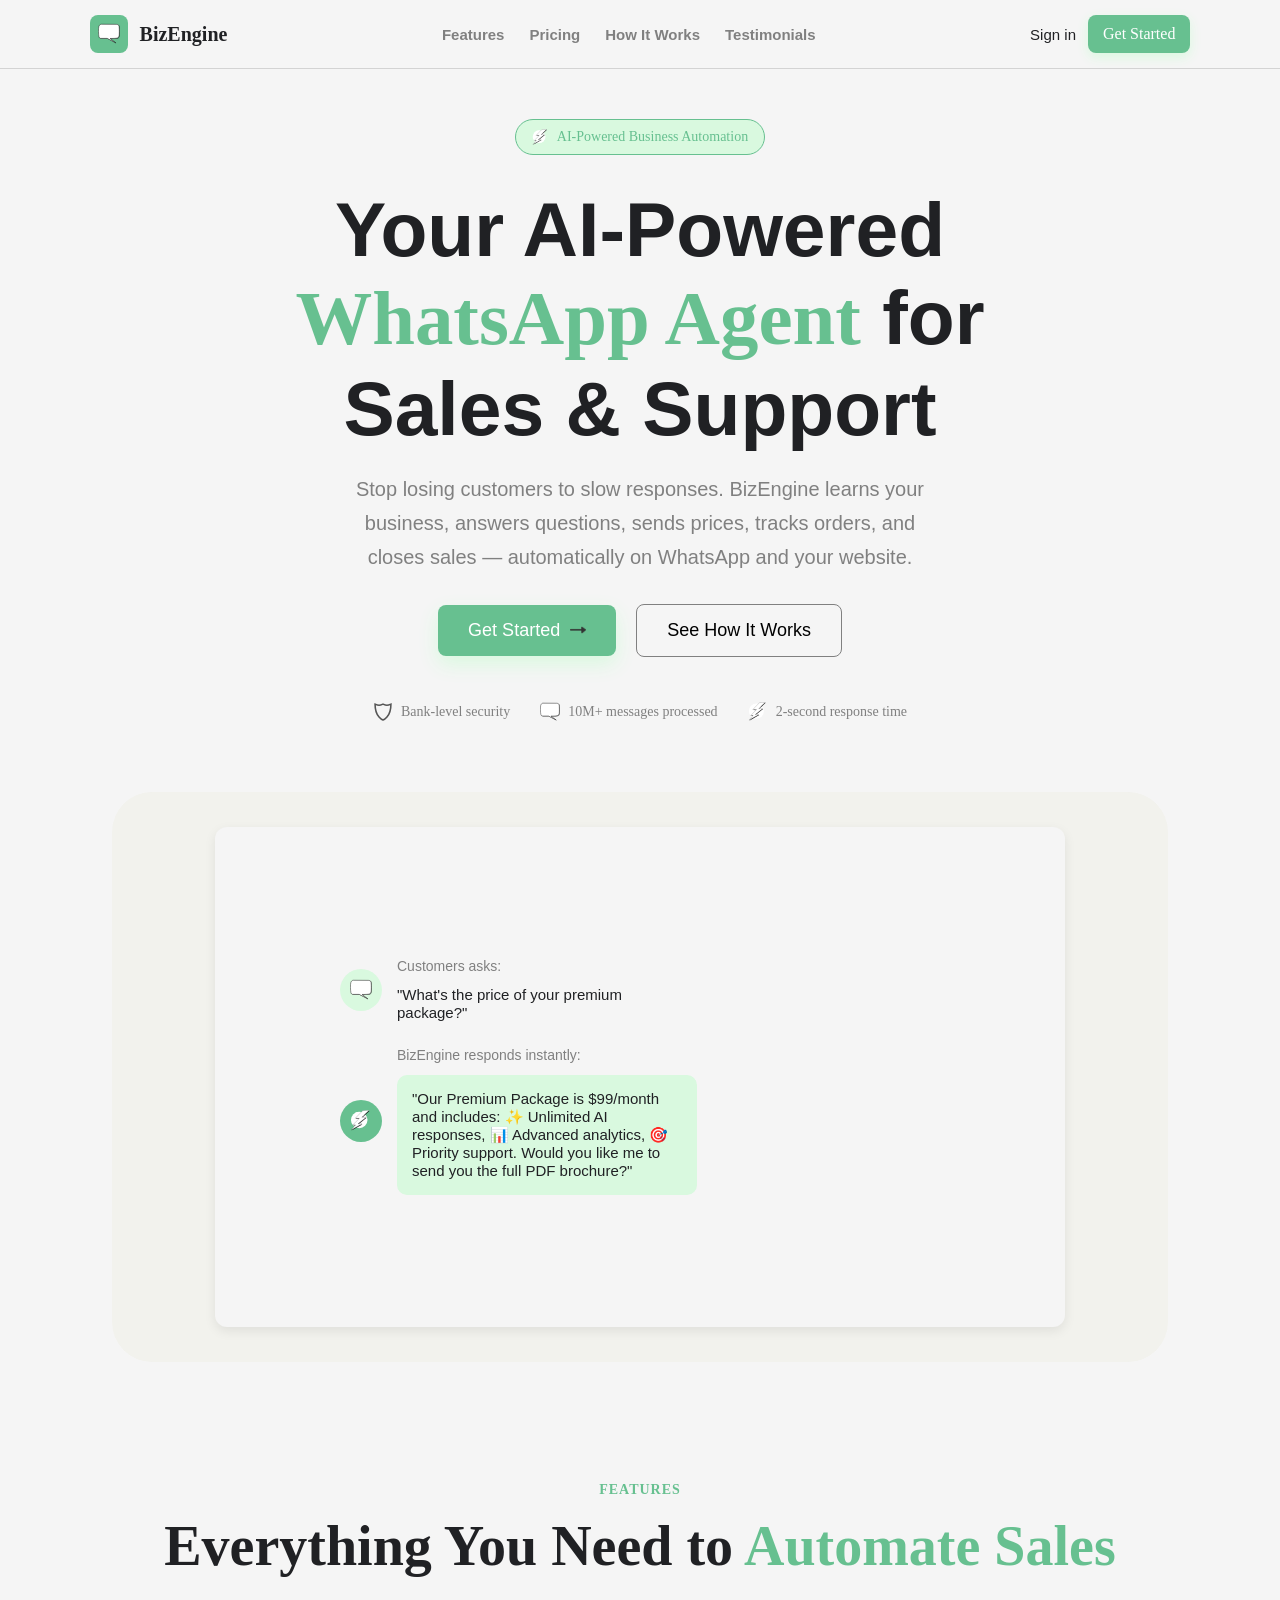
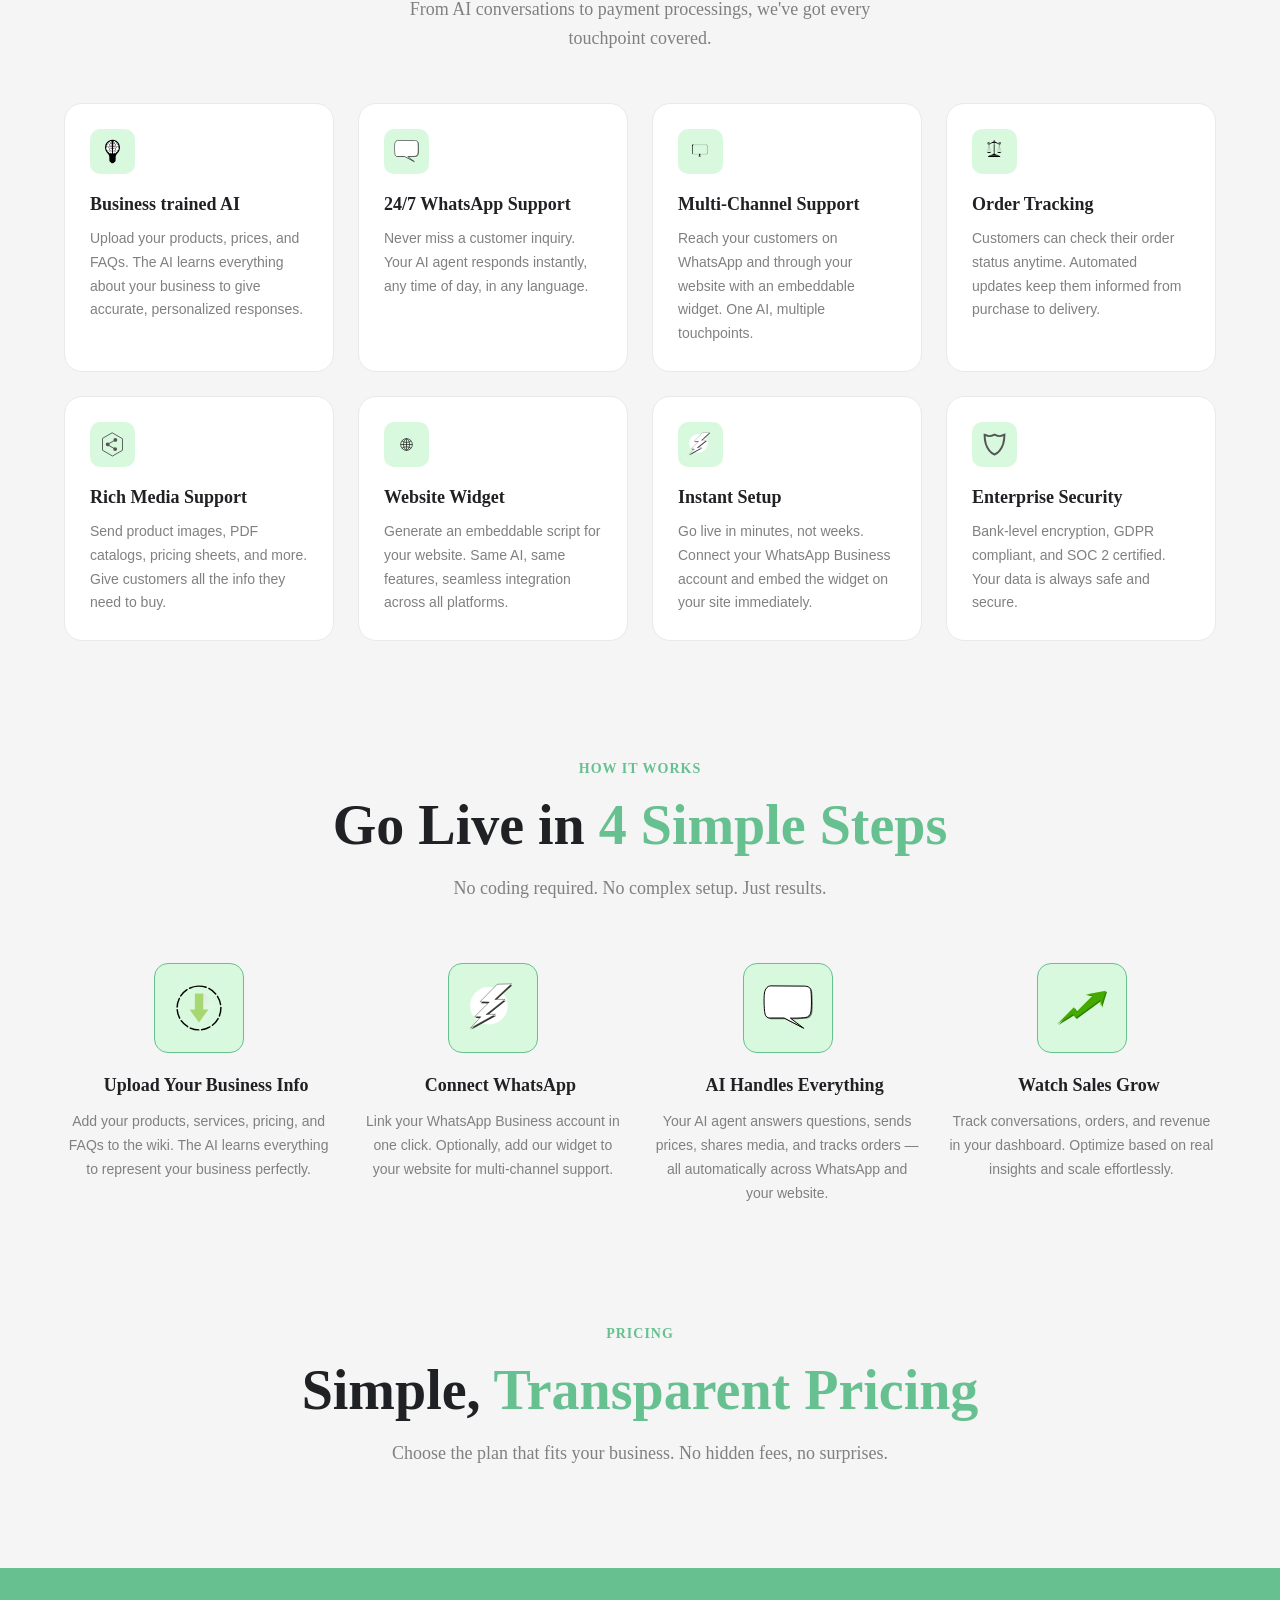
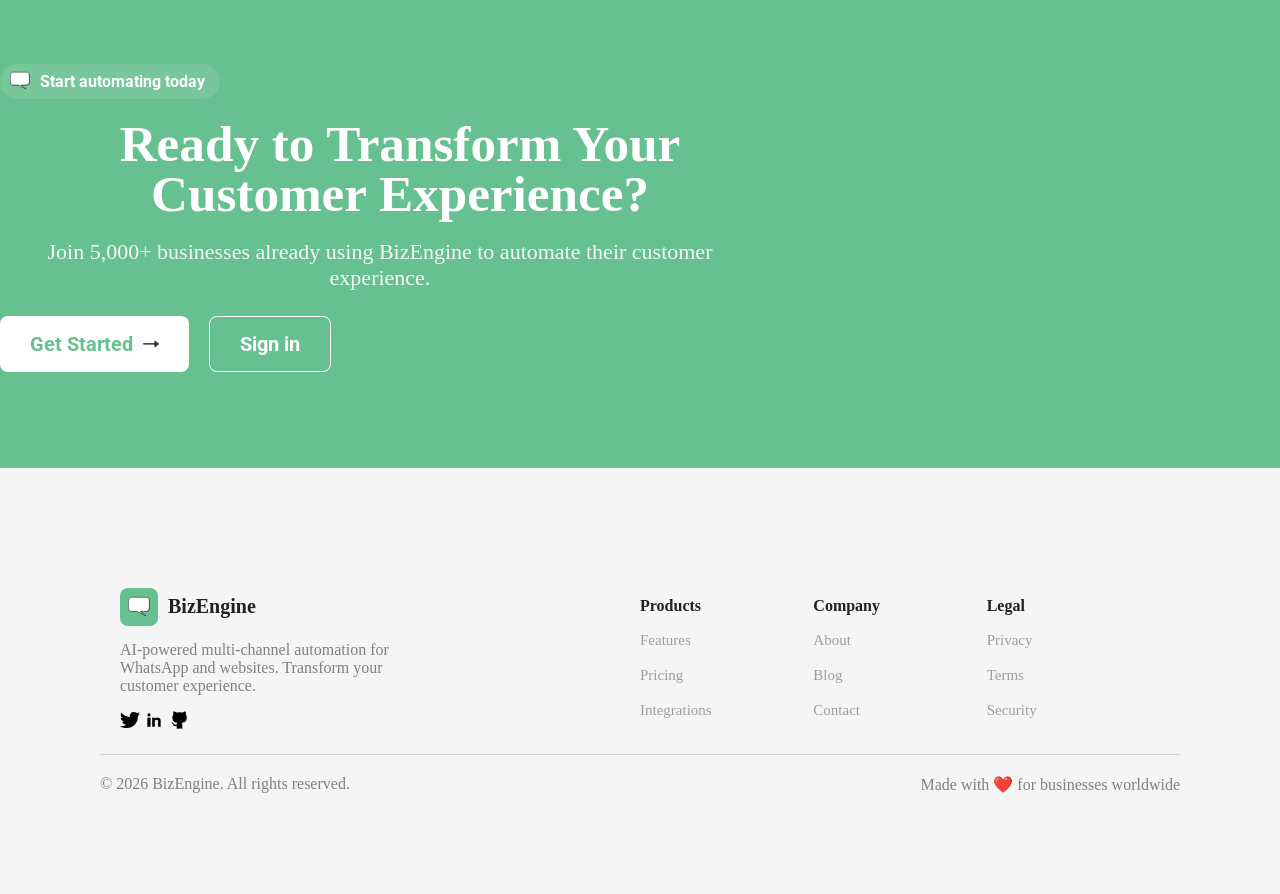
<file: BIZENGINE/index.html>
<!doctype html>
<html lang="en">
  <head>
    <meta charset="UTF-8" />
    <meta name="viewport" content="width=device-width, initial-scale=1.0" />
    <title>BizEngine - AI Whatsapp Bot</title>
    <link rel="stylesheet" href="styles.css" />
    <link rel="preconnect" href="https://fonts.googleapis.com" />
    <link rel="preconnect" href="https://fonts.gstatic.com" crossorigin />
    <link rel="preconnect" href="https://fonts.googleapis.com" />
    <link rel="preconnect" href="https://fonts.gstatic.com" crossorigin />
    <link rel="preconnect" href="https://fonts.googleapis.com" />
    <link rel="preconnect" href="https://fonts.gstatic.com" crossorigin />
    <link
      href="https://fonts.googleapis.com/css2?family=Archivo+Black&family=Google+Sans:ital,opsz,wght@0,17..18,400..700;1,17..18,400..700&family=Londrina+Solid:wght@100;300;400;900&family=Manrope:wght@200..800&family=Roboto+Condensed:ital,wght@0,100..900;1,100..900&family=Roboto+Slab:wght@100..900&family=Roboto:ital,wght@0,100..900;1,100..900&family=Sora:wght@100..800&family=Stalinist+One&display=swap"
      rel="stylesheet"
    />
    <link rel="stylesheet" href="custom.css" />
  </head>
  <body>
    <nav class="nav-bar">
      <div class="logo">
        <button><img src="chat.svg" alt="" /></button>
        <h2>BizEngine</h2>
      </div>
      <div class="about">
        <a href="#">Features</a>
        <a href="#">Pricing</a>
        <a href="#">How It Works</a>
        <a href="#">Testimonials</a>
      </div>
      <div class="enter">
        <p>Sign in</p>
        <button>Get Started</button>
      </div>
    </nav>
    <main>
      <div class="auto">
        <img src="flash.svg" alt="" />
        <p>AI-Powered Business Automation</p>
      </div>
      <div class="main">
        <p>Your AI-Powered <span>WhatsApp Agent</span> for Sales & Support</p>
      </div>
      <div class="bio">
        <p>
          <span
            >Stop losing customers to slow responses. BizEngine learns
            your</span
          >
          business, answers questions, sends prices, tracks orders, and closes
          sales — automatically on WhatsApp and your website.
        </p>
      </div>
      <div class="btn">
        <button class="btn-1">
          Get Started <img src="arrow.png" alt="" />
        </button>
        <button class="btn-2">See How It Works</button>
      </div>
      <div class="functions">
        <div class="security">
          <img src="shield.svg" alt="" />
          <p>Bank-level security</p>
        </div>
        <div class="messages">
          <img src="chat.svg" alt="" />
          <p>10M+ messages processed</p>
        </div>
        <div class="timing">
          <img src="flash.svg" alt="" />
          <p>2-second response time</p>
        </div>
      </div>
      <section>
        <div class="feedback">
          <div class="question">
            <button><img src="chat.svg" alt="" /></button>
            <p>Customers asks:</p>
            <span>"What's the price of your premium package?"</span>
          </div>
          <div class="response">
            <button><img src="flash.svg" alt="" /></button>
            <p>BizEngine responds instantly:</p>
            <div class="response-span">
              <span
                >"Our Premium Package is $99/month and includes: ✨ Unlimited AI
                responses, 📊 Advanced analytics, 🎯 Priority support. Would you
                like me to send you the full PDF brochure?"</span
              >
            </div>
          </div>
        </div>
      </section>
      <div class="section-2">
        <div class="feature">
          <p>FEATURES</p>
        </div>
        <div class="sales">
          <p>Everything You Need to <span>Automate Sales</span></p>
        </div>
        <div class="converse">
          From AI conversations to payment processings, we've got every
          <span>touchpoint covered.</span>
        </div>
        <div class="features">
          <div class="business">
            <div class="box"><img src="business.svg" alt="" /></div>
            <h3>Business trained AI</h3>
            <p>
              Upload your products, prices, and FAQs. The AI learns everything
              about your business to give accurate, personalized responses.
            </p>
          </div>
          <div class="business">
            <div class="box"><img src="chat.svg" alt="" /></div>

            <h3>24/7 WhatsApp Support</h3>
            <p>
              Never miss a customer inquiry. Your AI agent responds instantly,
              any time of day, in any language.
            </p>
          </div>
          <div class="business">
            <div class="box"><img src="channel.svg" alt="" /></div>

            <h3>Multi-Channel Support</h3>
            <p>
              Reach your customers on WhatsApp and through your website with an
              embeddable widget. One AI, multiple touchpoints.
            </p>
          </div>
          <div class="business">
            <div class="box"><img src="ordert.svg" alt="" /></div>

            <h3>Order Tracking</h3>
            <p>
              Customers can check their order status anytime. Automated updates
              keep them informed from purchase to delivery.
            </p>
          </div>
          <div class="business">
            <div class="box"><img src="media.svg" alt="" /></div>

            <h3>Rich Media Support</h3>
            <p>
              Send product images, PDF catalogs, pricing sheets, and more. Give
              customers all the info they need to buy.
            </p>
          </div>
          <div class="business">
            <div class="box"><img src="internet.svg" alt="" /></div>

            <h3>Website Widget</h3>
            <p>
              Generate an embeddable script for your website. Same AI, same
              features, seamless integration across all platforms.
            </p>
          </div>
          <div class="business">
            <div class="box"><img src="flash.svg" alt="" /></div>

            <h3>Instant Setup</h3>
            <p>
              Go live in minutes, not weeks. Connect your WhatsApp Business
              account and embed the widget on your site immediately.
            </p>
          </div>
          <div class="business">
            <div class="box"><img src="shield.svg" alt="" /></div>

            <h3>Enterprise Security</h3>
            <p>
              Bank-level encryption, GDPR compliant, and SOC 2 certified. Your
              data is always safe and secure.
            </p>
          </div>
        </div>
      </div>
      <div class="section-3">
        <div class="feature">
          <p>HOW IT WORKS</p>
        </div>
        <div class="sales">Go Live in <span>4 Simple Steps</span></div>
        <div class="converse">
          No coding required. No complex setup. Just results.
        </div>
        <div class="steps">
          <div class="upload">
            <div class="img-sec"><img src="download.svg" alt="" /></div>
            <p>Upload Your Business Info</p>
            <span
              >Add your products, services, pricing, and FAQs to the wiki. The
              AI learns everything to represent your business perfectly.</span
            >
          </div>
          <div class="upload">
            <div class="img-sec"><img src="flash.svg" alt="" /></div>
            <p>Connect WhatsApp</p>
            <span
              >Link your WhatsApp Business account in one click. Optionally, add
              our widget to your website for multi-channel support.</span
            >
          </div>
          <div class="upload">
            <div class="img-sec"><img src="chat.svg" alt="" /></div>
            <p>AI Handles Everything</p>
            <span
              >Your AI agent answers questions, sends prices, shares media, and
              tracks orders — all automatically across WhatsApp and your
              website.</span
            >
          </div>
          <div class="upload">
            <div class="img-sec"><img src="sales grow.svg" alt="" /></div>
            <p>Watch Sales Grow</p>
            <span
              >Track conversations, orders, and revenue in your dashboard.
              Optimize based on real insights and scale effortlessly.</span
            >
          </div>
        </div>
      </div>
      <div class="section-4">
        <div class="feature">
          <p>PRICING</p>
        </div>
        <div class="sales">Simple, <span>Transparent Pricing</span></div>
        <div class="converse">
          Choose the plan that fits your business. No hidden fees, no surprises.
        </div>
      </div>
      <div class="section-5">
        <div class="chat-btn">
          <img src="chat.svg" alt="" />
          <p>Start automating today</p>
        </div>
        <div class="c-experience">
          <h5>Ready to Transform Your Customer Experience?</h5>
          <p>
            Join 5,000+ businesses already using BizEngine to automate their
            customer experience.
          </p>
        </div>
        <div class="second-btn">
          <button class="btn-3">
            Get Started <img src="arrow.png" alt="" />
          </button>
          <button class="btn-4">Sign in</button>
        </div>
      </div>
    </main>
    <footer>
      <div class="bottom-section">
        <div class="media-section">
          <div class="logo-2">
            <button><img src="chat.svg" alt="" /></button>
            <h2>BizEngine</h2>
          </div>
          <div class="second-row">
            <p>
              AI-powered multi-channel automation for WhatsApp and websites.
              Transform your customer experience.
            </p>
            <img src="twitter.png" alt="" />
            <img src="linkedin.png" alt="" />
            <img src="github.png" alt="" />
          </div>
        </div>
        <div class="privacy-links">
          <div class="link">
            <span>Products</span>
            <p>Features</p>
            <p>Pricing</p>
            <p>Integrations</p>
          </div>
          <div class="link">
            <span>Company</span>
            <p>About</p>
            <p>Blog</p>
            <p>Contact</p>
          </div>
          <div class="link">
            <span>Legal</span>
            <p>Privacy</p>
            <p>Terms</p>
            <p>Security</p>
          </div>
        </div>
      </div>
      <div class="foot">
        <p>&copy; 2026 BizEngine. All rights reserved.</p>
        <p>Made with ❤️ for businesses worldwide</p>
      </div>
    </footer>
  </body>
</html>
</file>
<file: BIZENGINE/styles.css>
* {
  margin: 0;
  padding: 0;
  box-sizing: border-box;
}

body {
  background-color: whitesmoke;
  font-family: sans-serif;
  color: #202124;
}

img {
  display: block;
  max-width: 100%;
}

button {
  font: inherit;
  cursor: pointer;
}

/*
   2. NAVIGATION BAR
*/

.nav-bar {
  display: flex;
  position: sticky;
  z-index: 1000;
  top: 0;
  justify-content: space-between;
  align-items: center;
  padding: 15px 7%;
  gap: 25px;
  background-color: whitesmoke;
  border-bottom: 1px solid lightgray;
}

.logo,
.enter {
  display: flex;
  align-items: center;
  gap: 12px;
}

.logo button {
  display: flex;
  justify-content: center;
  align-items: center;
  background-color: var(--primary-color);
  padding: 8px;
  border: none;
  border-radius: 8px;
}

.logo img {
  width: 22px;
  height: 22px;
}

.logo h2 {
  font-family: var(--font-family3);
  font-size: 1.25rem;
}

.about {
  display: flex;
  align-items: center;
  gap: 25px;
}

.about a {
  color: var(--letter-color);
  text-decoration: none;
  font-family: "Google Sans", sans-serif;
  font-size: 15px;
  font-weight: bold;
}

.enter p {
  font-size: 15px;
  cursor: pointer;
}

.enter button {
  padding: 10px 15px;
  background-color: var(--primary-color);
  color: white;
  font-family: var(--font-family3);
  border: none;
  border-radius: 8px;
  box-shadow: 0 4px 12px var(--secondary-color);
  transition: transform 0.3s ease;
}

.enter button:hover {
  transform: translateY(-3px);
}

main {
  width: 100%;
}

.auto {
  display: flex;
  align-items: center;
  justify-content: center;
  gap: 8px;
  width: fit-content;
  min-height: 36px;
  margin: 50px auto 0;
  padding: 8px 16px;
  background-color: var(--secondary-color);
  border: 1px solid var(--primary-color);
  border-radius: 30px;
}

.auto img {
  width: 17px;
  height: 17px;
}

.auto p {
  color: var(--primary-color);
  font-family: var(--font-family3);
  font-size: 14px;
}

.main {
  max-width: 900px;
  margin: 30px auto 0;
  padding: 0 20px;
  text-align: center;
}

.main p {
  font-size: clamp(2.5rem, 6vw, 5rem);
  font-weight: bold;
  line-height: 1.15;
}

.main span {
  color: var(--primary-color);
  font-family: var(--font-family3);
}

.bio {
  max-width: 650px;
  margin: 20px auto 0;
  padding: 0 20px;
  text-align: center;
}

.bio p {
  color: var(--letter-color);
  font-size: 20px;
  line-height: 1.7;
}

.bio span {
  margin: 0;
}

.btn {
  display: flex;
  justify-content: center;
  align-items: center;
  flex-wrap: wrap;
  gap: 20px;
  margin-top: 30px;
}

.btn-1,
.btn-2 {
  display: flex;
  align-items: center;
  justify-content: center;
  gap: 10px;
  padding: 15px 30px;
  border-radius: 8px;
  font-size: 18px;
  transition: transform 0.3s ease;
}

.btn-1 {
  background-color: var(--primary-color);
  color: white;
  border: none;
  box-shadow: 0 8px 20px var(--secondary-color);
}

.btn-1 img {
  width: 16px;
  height: 16px;
  object-fit: contain;
}

.btn-2 {
  background-color: transparent;
  border: 1px solid var(--letter-color);
}

.btn-1:hover,
.btn-2:hover {
  transform: translateY(-4px);
}

.functions {
  display: flex;
  justify-content: center;
  align-items: center;
  flex-wrap: wrap;
  gap: 30px;
  margin: 45px 20px 0;
}

.security,
.messages,
.timing {
  display: flex;
  align-items: center;
  gap: 8px;
}

.security img,
.messages img,
.timing img {
  width: 20px;
  height: 20px;
  object-fit: contain;
}

.security p,
.messages p,
.timing p {
  color: var(--letter-color);
  font-family: var(--font-family3);
  font-size: 14px;
}

section {
  display: flex;
  justify-content: center;
  align-items: center;
  width: min(90%, 1056px);
  min-height: 450px;
  margin: 70px auto;
  padding: 35px;
  background-color: #f2f2ed;
  border-radius: 40px;
}

.feedback {
  display: flex;
  flex-direction: column;
  align-items: center;
  justify-content: center;
  gap: 25px;
  width: 100%;
  height: 500px;
  max-width: 850px;
  padding: 40px 25px;
  background-color: whitesmoke;
  border-radius: 12px;
  box-shadow: 0 4px 12px rgb(0 0 0 / 8%);
}

.question,
.response {
  display: grid;
  grid-template-columns: 42px minmax(0, 1fr);
  column-gap: 15px;
  row-gap: 12px;
  width: 100%;
  max-width: 600px;
  align-items: center;
}

.question button,
.response button {
  display: flex;
  justify-content: center;
  align-items: center;
  grid-column: 1;
  grid-row: 1 / span 2;
  width: 42px;
  height: 42px;
  border: none;
  border-radius: 50%;
}

.question button {
  background-color: var(--secondary-color);
}

.response button {
  background-color: var(--primary-color);
}

.question img,
.response img {
  width: 22px;
  height: 22px;
  object-fit: contain;
}

.question p,
.response p {
  grid-column: 2;
  color: var(--letter-color);
  font-size: 14px;
}

.question span {
  grid-column: 2;
  font-size: 15px;
  line-height: 1.2;
  max-width: 250px;
}

.response-span {
  grid-column: 2;
  font-size: 15px;
  line-height: 1.2;
  max-width: 300px;
}

.response-span {
  padding: 15px;
  background-color: var(--secondary-color);
  border-radius: 10px;
}

.section-2,
.section-3 {
  width: 100%;
  margin: 120px auto;
  padding: 0 5%;
}

.feature {
  text-align: center;
  color: var(--primary-color);
  font-family: var(--font-family3);
  font-size: 14px;
  font-weight: bold;
  letter-spacing: 1px;
}

.sales {
  max-width: 625rem;
  margin: 15px auto;
  font-family: var(--font-family3);
  font-size: clamp(2rem, 4.5vw, 3.5rem);
  font-weight: bold;
  line-height: 1.2;
  text-align: center;
}

.sales span {
  color: var(--primary-color);
}

.converse {
  max-width: 530px;
  margin: 15px auto 0;
  color: var(--letter-color);
  font-family: var(--font-family3);
  font-size: 18px;
  line-height: 1.6;
  text-align: center;
}

.converse span {
  margin: 0;
}

.features {
  display: grid;
  grid-template-columns: repeat(4, minmax(0, 1fr));
  gap: 24px;
  max-width: 1200px;
  margin: 50px auto 0;
}

.business {
  width: 100%;
  min-height: 230px;
  padding: 25px;
  background-color: white;
  border: 1px solid #e9e9e9;
  border-radius: 18px;
}

.box {
  display: flex;
  justify-content: center;
  align-items: center;
  width: 45px;
  height: 45px;
  margin-bottom: 18px;
  background-color: var(--secondary-color);
  border-radius: 10px;
}

.box img {
  width: 25px;
  height: 25px;
  object-fit: contain;
}

.business h3 {
  margin-bottom: 10px;
  font-family: var(--font-family3);
  font-size: 18px;
  line-height: 1.4;
}

.business p {
  color: var(--letter-color);
  font-size: 14px;
  line-height: 1.7;
}

.steps {
  display: grid;
  grid-template-columns: repeat(4, minmax(0, 1fr));
  gap: 25px;
  max-width: 1200px;
  margin: 60px auto 0;
}

.upload {
  border-radius: 18px;
  text-align: center;
}

.img-sec {
  display: flex;
  justify-content: center;
  align-items: center;
  width: 90px;
  height: 90px;
  margin-bottom: 20px;
  margin-left: 90px;
  background-color: var(--secondary-color);
  border-radius: 14px;
  border: 1px solid var(--primary-color);
}

.img-sec img {
  width: 50px;
  height: 50px;
  object-fit: contain;
}

.upload p {
  margin-bottom: 12px;
  font-family: var(--font-family3);
  font-size: 18px;
  font-weight: bold;
  line-height: 1.4;
  margin-left: 15px;
}

.upload span {
  display: block;
  color: var(--letter-color);
  font-size: 14px;
  line-height: 1.7;
}

.section-5 {
  background-color: var(--primary-color);
  margin-top: 100px;
  margin-bottom: 100px;
  height: 500px;
  justify-items: center;
  align-content: center;
}

.chat-btn {
  height: 35px;
  width: 220px;
  background-color: rgba(255, 255, 255, 0.1);
  color: white;
  border: none;
  border-radius: 20px;
  display: flex;
  align-items: center;
  margin-bottom: 20px;
  font-family: var(--font-family2);
  font-weight: bold;
}

.chat-btn img {
  height: 20px;
  margin: 10px;
}

.c-experience h5 {
  font-size: 3.2rem;
  max-width: 700px;
  text-align: center;
  font-weight: bold;
  line-height: 50px;
  font-family: var(--font-family3);
  color: white;
  margin-left: 50px;
  margin-bottom: 20px;
  justify-content: center;
}

.c-experience p {
  color: whitesmoke;
  font-size: 22px;
  margin-bottom: 25px;
  max-width: 700px;
  text-align: center;
  margin-left: 30px;
  font-family: var(--font-family3);
}

.second-btn {
  display: flex;
  gap: 20px;
}

.btn-3,
.btn-4 {
  display: flex;
  align-items: center;
  justify-content: center;
  gap: 10px;
  padding: 15px 30px;
  border-radius: 8px;
  font-size: 18px;
  transition: transform 0.3s ease;
}

.btn-3 {
  background-color: white;
  color: var(--primary-color);
  border: none;
  font-family: var(--font-family2);
  font-weight: bold;
  font-size: 20px;
}

.btn-3 img {
  width: 16px;
  height: 16px;
  object-fit: contain;
}

.btn-4 {
  background-color: transparent;
  border: 1px solid white;
  color: white;
  font-family: var(--font-family2);
  font-weight: bold;
  font-size: 20px;
}

.btn-4:hover {
    color: black;
}

.bottom-section {
  display: grid;
  grid-template-columns: repeat(2, 1fr);
  margin: 100px;
  padding: 20px;
  border-bottom: 1px solid lightgray;
}

.logo-2 {
  display: flex;
  align-items: center;
  gap: 10px;
  margin-bottom: 15px;
}

.logo-2 button {
  display: flex;
  justify-content: center;
  align-items: center;
  background-color: var(--primary-color);
  padding: 8px;
  border: none;
  border-radius: 8px;
}

.logo-2 img {
  width: 22px;
  height: 22px;
}

.logo-2 h2 {
  font-family: var(--font-family3);
  font-size: 1.25rem;
}

.second-row p {
  color: var(--letter-color);
  max-width: 300px;
  font-family: var(--font-family3);
}

.second-row img {
  height: 20px;
  width: 20px;
  display: inline;
  margin-top: 15px;

}

.privacy-links {
  display: grid;
  grid-template-columns: repeat(3, 1fr);
}

.link {
  line-height: 35px;
}

.link span {
  font-family: var(--font-family3);
  font-weight: bold;
}

.link p{
  font-family: var(--font-family3);
  color: var(--letter-color);
  font-weight: 500;
  font-size: 15px;
  opacity: 0.75;
}

.foot {
  display: flex;
  justify-content: space-between;
  margin: -80px 100px 100px 100px;
  color: var(--letter-color);
  font-family: var(--font-family3);
}
</file>
<file: BIZENGINE/custom.css>
:root {
    --primary-color: #67C090;
    --secondary-color: #D9F9DF;
    --letter-color: gray;
    --font-family2: 'roboto';
    --font-family3: 'google sans';
}
</file>
